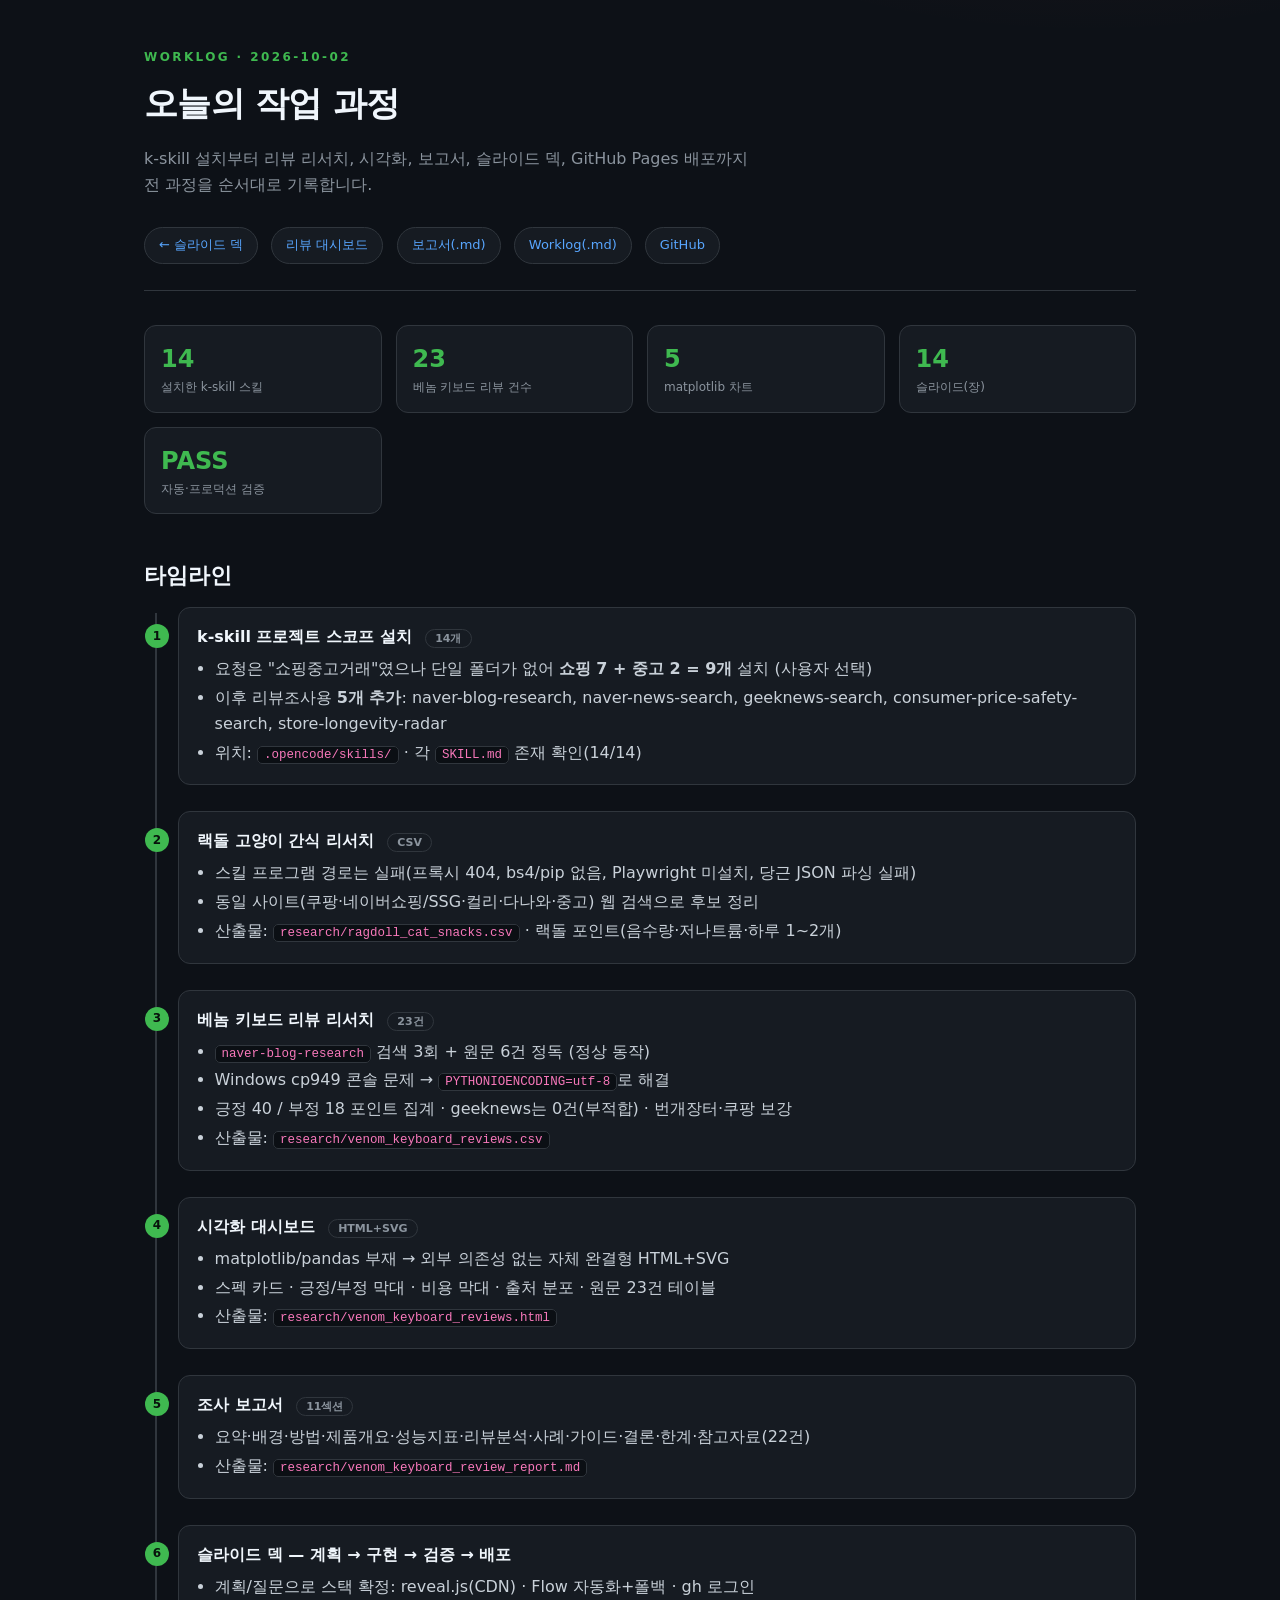
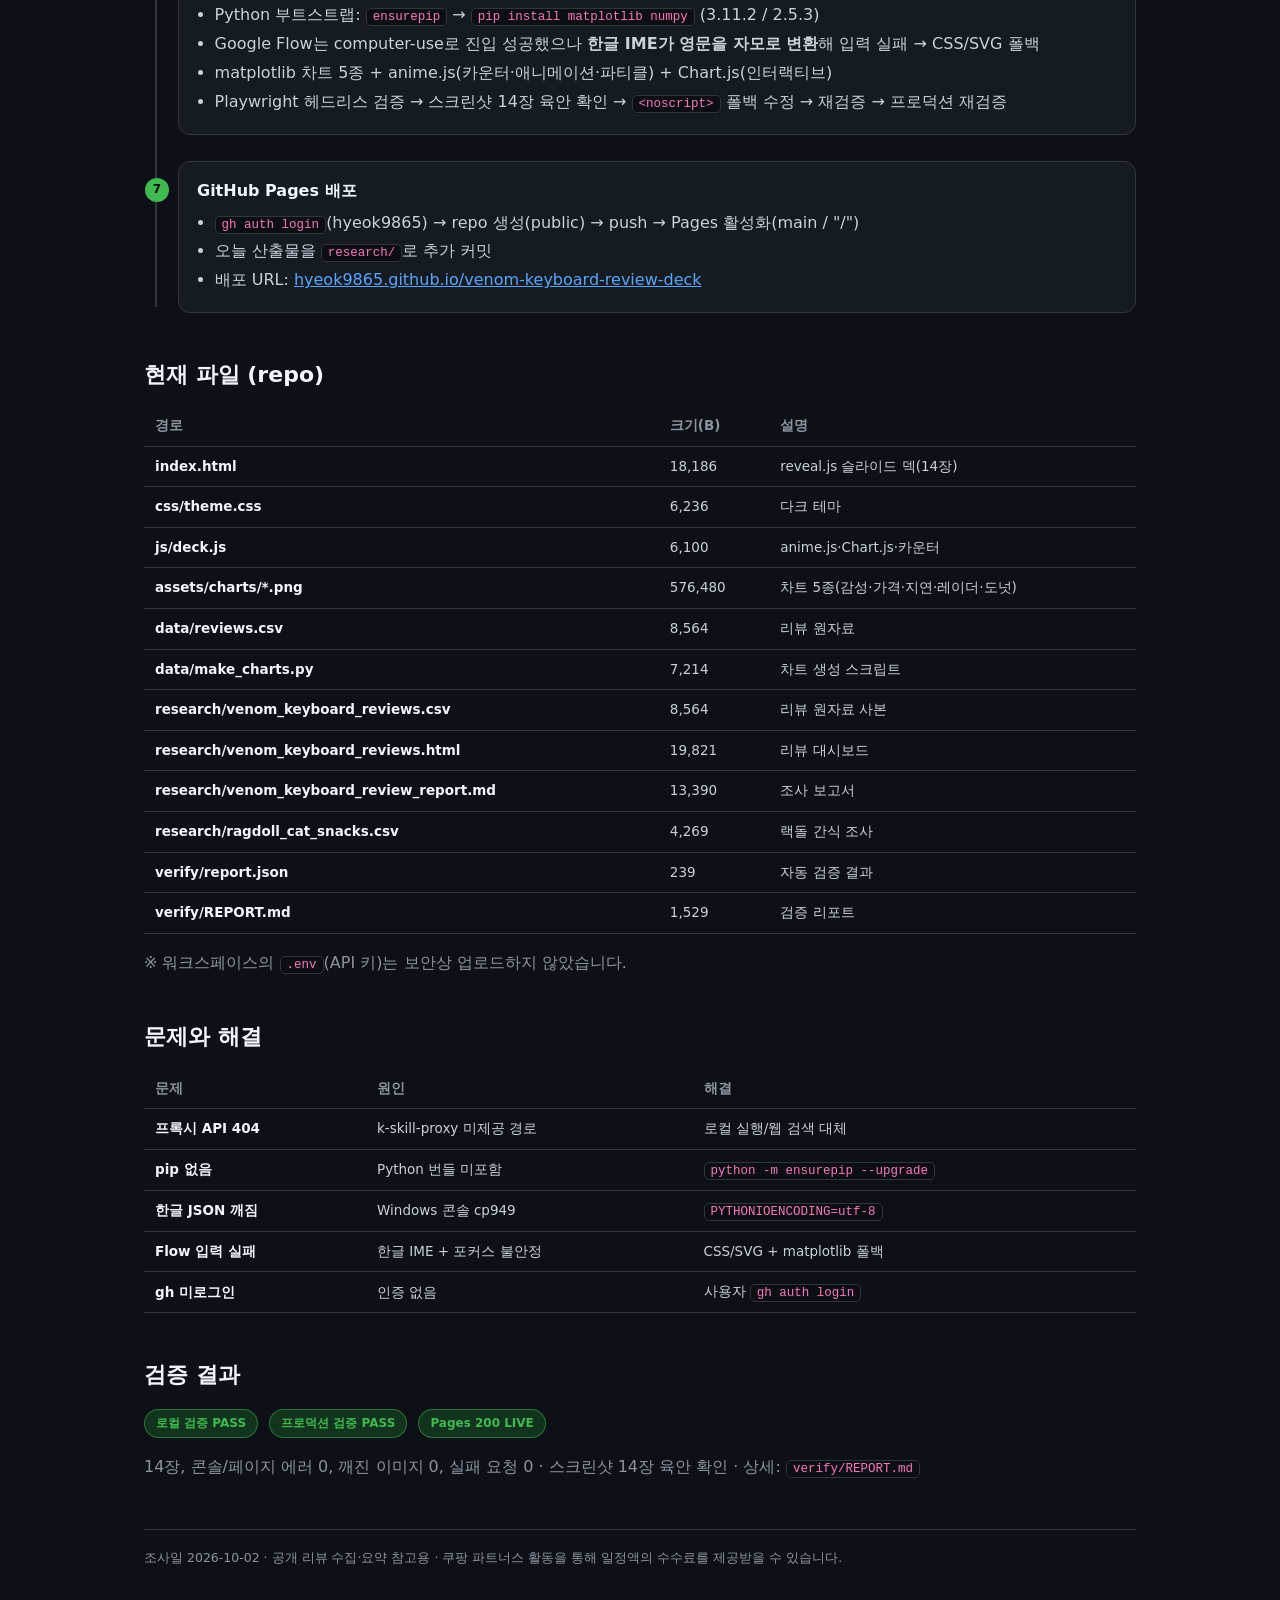
<file: process.html>
<!DOCTYPE html>
<html lang="ko">
<head>
<meta charset="utf-8">
<meta name="viewport" content="width=device-width, initial-scale=1">
<title>작업 과정 (Worklog) — 2026-10-02</title>
<style>
  :root{
    --bg:#0d1117; --panel:#161b22; --border:#30363d; --fg:#c9d1d9;
    --strong:#f0f6fc; --muted:#8b949e; --green:#3fb950; --red:#f85149;
    --blue:#58a6ff; --purple:#bc8cff; --yellow:#d29922; --pink:#f778ba;
  }
  *{box-sizing:border-box}
  body{margin:0;background:radial-gradient(1000px 600px at 85% -10%,rgba(248,81,73,.12),transparent 60%),
       radial-gradient(900px 560px at 5% 110%,rgba(63,185,80,.12),transparent 60%),var(--bg);
       color:var(--fg);font-family:'Pretendard','Malgun Gothic','Segoe UI',system-ui,sans-serif;line-height:1.6}
  .wrap{max-width:1040px;margin:0 auto;padding:48px 24px 90px}
  header{border-bottom:1px solid var(--border);padding-bottom:26px;margin-bottom:34px}
  .eyebrow{color:var(--green);font-weight:700;letter-spacing:.2em;font-size:12px;text-transform:uppercase}
  h1{margin:.25em 0 .2em;font-size:34px;color:var(--strong);letter-spacing:-.02em}
  .lead{color:var(--muted);max-width:60ch}
  .links a{display:inline-block;margin:14px 8px 0 0;padding:7px 14px;border:1px solid var(--border);
       border-radius:999px;color:var(--blue);text-decoration:none;font-size:13px;background:var(--panel)}
  .links a:hover{border-color:var(--blue)}
  h2{margin:44px 0 14px;font-size:22px;color:var(--strong)}
  h3{margin:22px 0 8px;font-size:16px;color:var(--strong)}
  .timeline{position:relative;margin:8px 0 0;padding-left:34px}
  .timeline::before{content:"";position:absolute;left:11px;top:6px;bottom:6px;width:2px;background:var(--border)}
  .step{position:relative;margin-bottom:26px;background:var(--panel);border:1px solid var(--border);
       border-radius:12px;padding:16px 18px}
  .step::before{content:counter(step);counter-increment:step;position:absolute;left:-34px;top:16px;
       width:24px;height:24px;border-radius:50%;background:var(--green);color:#08130c;
       font-weight:800;font-size:12px;display:flex;align-items:center;justify-content:center}
  .timeline{counter-reset:step}
  .step h3{margin:0 0 6px}
  .step .tag{font-size:11px;color:var(--muted);border:1px solid var(--border);border-radius:999px;padding:2px 9px;margin-left:8px}
  ul{margin:.4em 0 .2em;padding-left:1.1em}
  li{margin:.2em 0}
  code{background:#0b0f14;border:1px solid var(--border);border-radius:5px;padding:1px 6px;font-size:12.5px;color:var(--pink)}
  table{width:100%;border-collapse:collapse;margin:12px 0;font-size:13.5px}
  th,td{padding:9px 11px;border-bottom:1px solid var(--border);text-align:left}
  th{color:var(--muted);font-weight:700}
  td:first-child{color:var(--strong);font-weight:600}
  .grid{display:grid;grid-template-columns:repeat(auto-fit,minmax(220px,1fr));gap:14px;margin:12px 0}
  .card{background:var(--panel);border:1px solid var(--border);border-radius:12px;padding:14px 16px}
  .card .big{font-size:24px;font-weight:800;color:var(--green)}
  .card .sub{color:var(--muted);font-size:12px}
  .badge{display:inline-block;padding:4px 11px;border-radius:999px;font-size:12px;font-weight:700;margin-right:6px}
  .ok{background:#12331d;color:var(--green);border:1px solid rgba(63,185,80,.5)}
  .warn{background:#3a1a1a;color:var(--red);border:1px solid rgba(248,81,73,.5)}
  .muted{color:var(--muted)}
  footer{margin-top:50px;border-top:1px solid var(--border);padding-top:18px;color:var(--muted);font-size:12.5px}
  a{color:var(--blue)}
</style>
</head>
<body>
<div class="wrap">
  <header>
    <div class="eyebrow">Worklog · 2026-10-02</div>
    <h1>오늘의 작업 과정</h1>
    <p class="lead">k-skill 설치부터 리뷰 리서치, 시각화, 보고서, 슬라이드 덱, GitHub Pages 배포까지 전 과정을 순서대로 기록합니다.</p>
    <div class="links">
      <a href="index.html">← 슬라이드 덱</a>
      <a href="research/venom_keyboard_reviews.html">리뷰 대시보드</a>
      <a href="research/venom_keyboard_review_report.md">보고서(.md)</a>
      <a href="WORKLOG.md">Worklog(.md)</a>
      <a href="https://github.com/hyeok9865/venom-keyboard-review-deck">GitHub</a>
    </div>
  </header>

  <div class="grid">
    <div class="card"><div class="big">14</div><div class="sub">설치한 k-skill 스킬</div></div>
    <div class="card"><div class="big">23</div><div class="sub">베놈 키보드 리뷰 건수</div></div>
    <div class="card"><div class="big">5</div><div class="sub">matplotlib 차트</div></div>
    <div class="card"><div class="big">14</div><div class="sub">슬라이드(장)</div></div>
    <div class="card"><div class="big">PASS</div><div class="sub">자동·프로덕션 검증</div></div>
  </div>

  <h2>타임라인</h2>
  <div class="timeline">

    <div class="step">
      <h3>k-skill 프로젝트 스코프 설치 <span class="tag">14개</span></h3>
      <ul>
        <li>요청은 "쇼핑중고거래"였으나 단일 폴더가 없어 <b>쇼핑 7 + 중고 2 = 9개</b> 설치 (사용자 선택)</li>
        <li>이후 리뷰조사용 <b>5개 추가</b>: naver-blog-research, naver-news-search, geeknews-search, consumer-price-safety-search, store-longevity-radar</li>
        <li>위치: <code>.opencode/skills/</code> · 각 <code>SKILL.md</code> 존재 확인(14/14)</li>
      </ul>
    </div>

    <div class="step">
      <h3>랙돌 고양이 간식 리서치 <span class="tag">CSV</span></h3>
      <ul>
        <li>스킬 프로그램 경로는 실패(프록시 404, bs4/pip 없음, Playwright 미설치, 당근 JSON 파싱 실패)</li>
        <li>동일 사이트(쿠팡·네이버쇼핑/SSG·컬리·다나와·중고) 웹 검색으로 후보 정리</li>
        <li>산출물: <code>research/ragdoll_cat_snacks.csv</code> · 랙돌 포인트(음수량·저나트륨·하루 1~2개)</li>
      </ul>
    </div>

    <div class="step">
      <h3>베놈 키보드 리뷰 리서치 <span class="tag">23건</span></h3>
      <ul>
        <li><code>naver-blog-research</code> 검색 3회 + 원문 6건 정독 (정상 동작)</li>
        <li>Windows cp949 콘솔 문제 → <code>PYTHONIOENCODING=utf-8</code>로 해결</li>
        <li>긍정 40 / 부정 18 포인트 집계 · geeknews는 0건(부적합) · 번개장터·쿠팡 보강</li>
        <li>산출물: <code>research/venom_keyboard_reviews.csv</code></li>
      </ul>
    </div>

    <div class="step">
      <h3>시각화 대시보드 <span class="tag">HTML+SVG</span></h3>
      <ul>
        <li>matplotlib/pandas 부재 → 외부 의존성 없는 자체 완결형 HTML+SVG</li>
        <li>스펙 카드 · 긍정/부정 막대 · 비용 막대 · 출처 분포 · 원문 23건 테이블</li>
        <li>산출물: <code>research/venom_keyboard_reviews.html</code></li>
      </ul>
    </div>

    <div class="step">
      <h3>조사 보고서 <span class="tag">11섹션</span></h3>
      <ul>
        <li>요약·배경·방법·제품개요·성능지표·리뷰분석·사례·가이드·결론·한계·참고자료(22건)</li>
        <li>산출물: <code>research/venom_keyboard_review_report.md</code></li>
      </ul>
    </div>

    <div class="step">
      <h3>슬라이드 덱 — 계획 → 구현 → 검증 → 배포</h3>
      <ul>
        <li>계획/질문으로 스택 확정: reveal.js(CDN) · Flow 자동화+폴백 · gh 로그인</li>
        <li>Python 부트스트랩: <code>ensurepip</code> → <code>pip install matplotlib numpy</code> (3.11.2 / 2.5.3)</li>
        <li>Google Flow는 computer-use로 진입 성공했으나 <b>한글 IME가 영문을 자모로 변환</b>해 입력 실패 → CSS/SVG 폴백</li>
        <li>matplotlib 차트 5종 + anime.js(카운터·애니메이션·파티클) + Chart.js(인터랙티브)</li>
        <li>Playwright 헤드리스 검증 → 스크린샷 14장 육안 확인 → <code>&lt;noscript&gt;</code> 폴백 수정 → 재검증 → 프로덕션 재검증</li>
      </ul>
    </div>

    <div class="step">
      <h3>GitHub Pages 배포</h3>
      <ul>
        <li><code>gh auth login</code>(hyeok9865) → repo 생성(public) → push → Pages 활성화(main / "/")</li>
        <li>오늘 산출물을 <code>research/</code>로 추가 커밋</li>
        <li>배포 URL: <a href="https://hyeok9865.github.io/venom-keyboard-review-deck/">hyeok9865.github.io/venom-keyboard-review-deck</a></li>
      </ul>
    </div>

  </div>

  <h2>현재 파일 (repo)</h2>
  <table>
    <thead><tr><th>경로</th><th>크기(B)</th><th>설명</th></tr></thead>
    <tbody>
      <tr><td>index.html</td><td>18,186</td><td>reveal.js 슬라이드 덱(14장)</td></tr>
      <tr><td>css/theme.css</td><td>6,236</td><td>다크 테마</td></tr>
      <tr><td>js/deck.js</td><td>6,100</td><td>anime.js·Chart.js·카운터</td></tr>
      <tr><td>assets/charts/*.png</td><td>576,480</td><td>차트 5종(감성·가격·지연·레이더·도넛)</td></tr>
      <tr><td>data/reviews.csv</td><td>8,564</td><td>리뷰 원자료</td></tr>
      <tr><td>data/make_charts.py</td><td>7,214</td><td>차트 생성 스크립트</td></tr>
      <tr><td>research/venom_keyboard_reviews.csv</td><td>8,564</td><td>리뷰 원자료 사본</td></tr>
      <tr><td>research/venom_keyboard_reviews.html</td><td>19,821</td><td>리뷰 대시보드</td></tr>
      <tr><td>research/venom_keyboard_review_report.md</td><td>13,390</td><td>조사 보고서</td></tr>
      <tr><td>research/ragdoll_cat_snacks.csv</td><td>4,269</td><td>랙돌 간식 조사</td></tr>
      <tr><td>verify/report.json</td><td>239</td><td>자동 검증 결과</td></tr>
      <tr><td>verify/REPORT.md</td><td>1,529</td><td>검증 리포트</td></tr>
    </tbody>
  </table>
  <p class="muted">※ 워크스페이스의 <code>.env</code>(API 키)는 보안상 업로드하지 않았습니다.</p>

  <h2>문제와 해결</h2>
  <table>
    <thead><tr><th>문제</th><th>원인</th><th>해결</th></tr></thead>
    <tbody>
      <tr><td>프록시 API 404</td><td>k-skill-proxy 미제공 경로</td><td>로컬 실행/웹 검색 대체</td></tr>
      <tr><td>pip 없음</td><td>Python 번들 미포함</td><td><code>python -m ensurepip --upgrade</code></td></tr>
      <tr><td>한글 JSON 깨짐</td><td>Windows 콘솔 cp949</td><td><code>PYTHONIOENCODING=utf-8</code></td></tr>
      <tr><td>Flow 입력 실패</td><td>한글 IME + 포커스 불안정</td><td>CSS/SVG + matplotlib 폴백</td></tr>
      <tr><td>gh 미로그인</td><td>인증 없음</td><td>사용자 <code>gh auth login</code></td></tr>
    </tbody>
  </table>

  <h2>검증 결과</h2>
  <p>
    <span class="badge ok">로컬 검증 PASS</span>
    <span class="badge ok">프로덕션 검증 PASS</span>
    <span class="badge ok">Pages 200 LIVE</span>
  </p>
  <p class="muted">14장, 콘솔/페이지 에러 0, 깨진 이미지 0, 실패 요청 0 · 스크린샷 14장 육안 확인 · 상세: <code>verify/REPORT.md</code></p>

  <footer>
    조사일 2026-10-02 · 공개 리뷰 수집·요약 참고용 · 쿠팡 파트너스 활동을 통해 일정액의 수수료를 제공받을 수 있습니다.
  </footer>
</div>
</body>
</html>
</file>
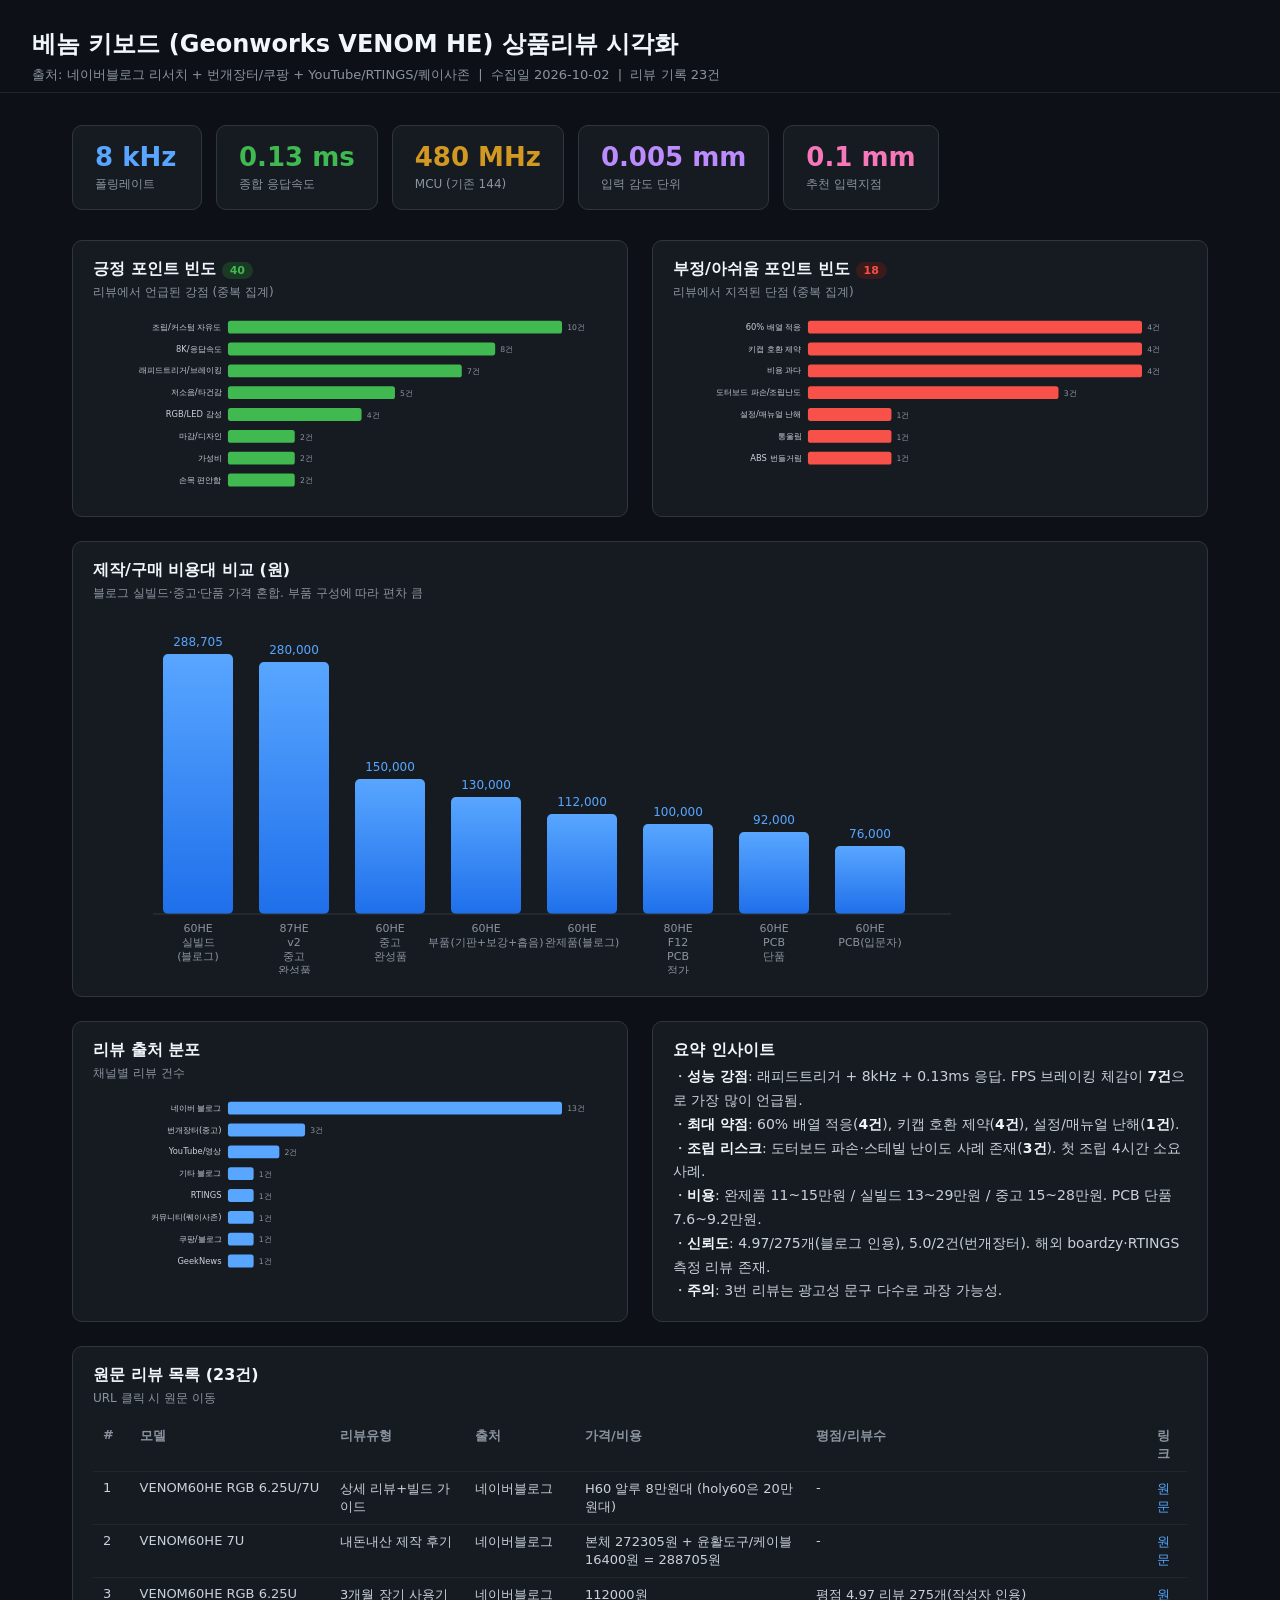
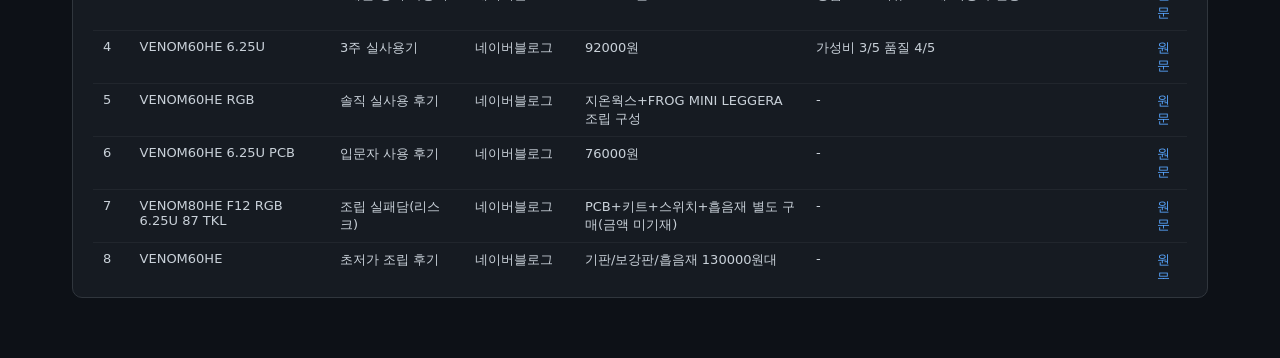
<file: research/venom_keyboard_reviews.html>
<!DOCTYPE html>
<html lang="ko">
<head>
<meta charset="utf-8">
<meta name="viewport" content="width=device-width, initial-scale=1">
<title>베놈 키보드 상품리뷰 시각화</title>
<style>
  * { box-sizing: border-box; }
  body { margin:0; background:#0d1117; color:#c9d1d9; font-family:'Segoe UI','Malgun Gothic',system-ui,sans-serif; }
  header { padding:28px 32px 8px; border-bottom:1px solid #21262d; }
  h1 { margin:0 0 6px; font-size:24px; color:#f0f6fc; }
  .meta { color:#8b949e; font-size:13px; }
  .wrap { padding:24px 32px 60px; max-width:1200px; margin:0 auto; }
  .cards { display:flex; gap:14px; flex-wrap:wrap; margin:8px 0 30px; }
  .card { background:#161b22; border:1px solid #30363d; border-radius:10px; padding:16px 22px; min-width:130px; }
  .big { font-size:26px; font-weight:700; }
  .sub { color:#8b949e; font-size:12px; margin-top:4px; }
  .grid { display:grid; grid-template-columns:1fr 1fr; gap:24px; }
  @media (max-width:900px) { .grid { grid-template-columns:1fr; } }
  .panel { background:#161b22; border:1px solid #30363d; border-radius:10px; padding:18px 20px; }
  .panel h2 { margin:0 0 4px; font-size:16px; color:#f0f6fc; }
  .panel .hint { color:#8b949e; font-size:12px; margin-bottom:12px; }
  .full { grid-column:1 / -1; }
  .legend { font-size:12px; color:#8b949e; margin-top:6px; }
  table { width:100%; border-collapse:collapse; font-size:13px; }
  th, td { padding:8px 10px; border-bottom:1px solid #21262d; text-align:left; vertical-align:top; }
  th { color:#8b949e; font-weight:600; position:sticky; top:0; background:#161b22; }
  a { color:#58a6ff; text-decoration:none; }
  a:hover { text-decoration:underline; }
  .scroll { max-height:460px; overflow:auto; }
  .tag { display:inline-block; padding:2px 8px; border-radius:10px; font-size:11px; }
  .g { background:#1a3a24; color:#3fb950; }
  .r { background:#3a1a1a; color:#f85149; }
  .summary { line-height:1.7; font-size:14px; }
  .summary b { color:#f0f6fc; }
</style>
</head>
<body>
<header>
  <h1>베놈 키보드 (Geonworks VENOM HE) 상품리뷰 시각화</h1>
  <div class="meta">출처: 네이버블로그 리서치 + 번개장터/쿠팡 + YouTube/RTINGS/퀘이사존 &nbsp;|&nbsp; 수집일 2026-10-02 &nbsp;|&nbsp; 리뷰 기록 23건</div>
</header>
<div class="wrap">
  <div class="cards"><div class="card"><div class="big" style="color:#58a6ff">8 kHz</div><div class="sub">폴링레이트</div></div>
<div class="card"><div class="big" style="color:#3fb950">0.13 ms</div><div class="sub">종합 응답속도</div></div>
<div class="card"><div class="big" style="color:#d29922">480 MHz</div><div class="sub">MCU (기존 144)</div></div>
<div class="card"><div class="big" style="color:#bc8cff">0.005 mm</div><div class="sub">입력 감도 단위</div></div>
<div class="card"><div class="big" style="color:#f778ba">0.1 mm</div><div class="sub">추천 입력지점</div></div></div>

  <div class="grid">
    <div class="panel">
      <h2>긍정 포인트 빈도 <span class="tag g">40</span></h2>
      <div class="hint">리뷰에서 언급된 강점 (중복 집계)</div>
      <svg viewBox="0 0 800 282" width="100%" style="max-width:800px">
<text x="200" y="26" text-anchor="end" font-size="13" fill="#c9d1d9">조립/커스텀 자유도</text>
<rect x="210" y="12" width="520" height="20" rx="4" fill="#3fb950"/>
<text x="738" y="27" font-size="12" fill="#8b949e">10건</text>
<text x="200" y="60" text-anchor="end" font-size="13" fill="#c9d1d9">8K/응답속도</text>
<rect x="210" y="46" width="416" height="20" rx="4" fill="#3fb950"/>
<text x="634" y="61" font-size="12" fill="#8b949e">8건</text>
<text x="200" y="94" text-anchor="end" font-size="13" fill="#c9d1d9">래피드트리거/브레이킹</text>
<rect x="210" y="80" width="364" height="20" rx="4" fill="#3fb950"/>
<text x="582" y="95" font-size="12" fill="#8b949e">7건</text>
<text x="200" y="128" text-anchor="end" font-size="13" fill="#c9d1d9">저소음/타건감</text>
<rect x="210" y="114" width="260" height="20" rx="4" fill="#3fb950"/>
<text x="478" y="129" font-size="12" fill="#8b949e">5건</text>
<text x="200" y="162" text-anchor="end" font-size="13" fill="#c9d1d9">RGB/LED 감성</text>
<rect x="210" y="148" width="208" height="20" rx="4" fill="#3fb950"/>
<text x="426" y="163" font-size="12" fill="#8b949e">4건</text>
<text x="200" y="196" text-anchor="end" font-size="13" fill="#c9d1d9">마감/디자인</text>
<rect x="210" y="182" width="104" height="20" rx="4" fill="#3fb950"/>
<text x="322" y="197" font-size="12" fill="#8b949e">2건</text>
<text x="200" y="230" text-anchor="end" font-size="13" fill="#c9d1d9">가성비</text>
<rect x="210" y="216" width="104" height="20" rx="4" fill="#3fb950"/>
<text x="322" y="231" font-size="12" fill="#8b949e">2건</text>
<text x="200" y="264" text-anchor="end" font-size="13" fill="#c9d1d9">손목 편안함</text>
<rect x="210" y="250" width="104" height="20" rx="4" fill="#3fb950"/>
<text x="322" y="265" font-size="12" fill="#8b949e">2건</text>
</svg>
    </div>
    <div class="panel">
      <h2>부정/아쉬움 포인트 빈도 <span class="tag r">18</span></h2>
      <div class="hint">리뷰에서 지적된 단점 (중복 집계)</div>
      <svg viewBox="0 0 800 248" width="100%" style="max-width:800px">
<text x="200" y="26" text-anchor="end" font-size="13" fill="#c9d1d9">60% 배열 적응</text>
<rect x="210" y="12" width="520" height="20" rx="4" fill="#f85149"/>
<text x="738" y="27" font-size="12" fill="#8b949e">4건</text>
<text x="200" y="60" text-anchor="end" font-size="13" fill="#c9d1d9">키캡 호환 제약</text>
<rect x="210" y="46" width="520" height="20" rx="4" fill="#f85149"/>
<text x="738" y="61" font-size="12" fill="#8b949e">4건</text>
<text x="200" y="94" text-anchor="end" font-size="13" fill="#c9d1d9">비용 과다</text>
<rect x="210" y="80" width="520" height="20" rx="4" fill="#f85149"/>
<text x="738" y="95" font-size="12" fill="#8b949e">4건</text>
<text x="200" y="128" text-anchor="end" font-size="13" fill="#c9d1d9">도터보드 파손/조립난도</text>
<rect x="210" y="114" width="390" height="20" rx="4" fill="#f85149"/>
<text x="608" y="129" font-size="12" fill="#8b949e">3건</text>
<text x="200" y="162" text-anchor="end" font-size="13" fill="#c9d1d9">설정/매뉴얼 난해</text>
<rect x="210" y="148" width="130" height="20" rx="4" fill="#f85149"/>
<text x="348" y="163" font-size="12" fill="#8b949e">1건</text>
<text x="200" y="196" text-anchor="end" font-size="13" fill="#c9d1d9">통울림</text>
<rect x="210" y="182" width="130" height="20" rx="4" fill="#f85149"/>
<text x="348" y="197" font-size="12" fill="#8b949e">1건</text>
<text x="200" y="230" text-anchor="end" font-size="13" fill="#c9d1d9">ABS 번들거림</text>
<rect x="210" y="216" width="130" height="20" rx="4" fill="#f85149"/>
<text x="348" y="231" font-size="12" fill="#8b949e">1건</text>
</svg>
    </div>

    <div class="panel full">
      <h2>제작/구매 비용대 비교 (원)</h2>
      <div class="hint">블로그 실빌드·중고·단품 가격 혼합. 부품 구성에 따라 편차 큼</div>
      <svg viewBox="0 0 878 360" width="100%" style="max-width:878px">
<defs><linearGradient id="cg" x1="0" y1="0" x2="0" y2="1"><stop offset="0%" stop-color="#58a6ff"/><stop offset="100%" stop-color="#1f6feb"/></linearGradient></defs>
<rect x="70" y="40" width="70" height="260" rx="5" fill="url(#cg)"/>
<text x="105.0" y="32" text-anchor="middle" font-size="12" fill="#58a6ff">288,705</text>
<text x="105.0" y="318" text-anchor="middle" font-size="11" fill="#8b949e">60HE</text>
<text x="105.0" y="332" text-anchor="middle" font-size="11" fill="#8b949e">실빌드</text>
<text x="105.0" y="346" text-anchor="middle" font-size="11" fill="#8b949e">(블로그)</text>
<rect x="166" y="48" width="70" height="252" rx="5" fill="url(#cg)"/>
<text x="201.0" y="40" text-anchor="middle" font-size="12" fill="#58a6ff">280,000</text>
<text x="201.0" y="318" text-anchor="middle" font-size="11" fill="#8b949e">87HE</text>
<text x="201.0" y="332" text-anchor="middle" font-size="11" fill="#8b949e">v2</text>
<text x="201.0" y="346" text-anchor="middle" font-size="11" fill="#8b949e">중고</text>
<text x="201.0" y="360" text-anchor="middle" font-size="11" fill="#8b949e">완성품</text>
<rect x="262" y="165" width="70" height="135" rx="5" fill="url(#cg)"/>
<text x="297.0" y="157" text-anchor="middle" font-size="12" fill="#58a6ff">150,000</text>
<text x="297.0" y="318" text-anchor="middle" font-size="11" fill="#8b949e">60HE</text>
<text x="297.0" y="332" text-anchor="middle" font-size="11" fill="#8b949e">중고</text>
<text x="297.0" y="346" text-anchor="middle" font-size="11" fill="#8b949e">완성품</text>
<rect x="358" y="183" width="70" height="117" rx="5" fill="url(#cg)"/>
<text x="393.0" y="175" text-anchor="middle" font-size="12" fill="#58a6ff">130,000</text>
<text x="393.0" y="318" text-anchor="middle" font-size="11" fill="#8b949e">60HE</text>
<text x="393.0" y="332" text-anchor="middle" font-size="11" fill="#8b949e">부품(기판+보강+흡음)</text>
<rect x="454" y="200" width="70" height="100" rx="5" fill="url(#cg)"/>
<text x="489.0" y="192" text-anchor="middle" font-size="12" fill="#58a6ff">112,000</text>
<text x="489.0" y="318" text-anchor="middle" font-size="11" fill="#8b949e">60HE</text>
<text x="489.0" y="332" text-anchor="middle" font-size="11" fill="#8b949e">완제품(블로그)</text>
<rect x="550" y="210" width="70" height="90" rx="5" fill="url(#cg)"/>
<text x="585.0" y="202" text-anchor="middle" font-size="12" fill="#58a6ff">100,000</text>
<text x="585.0" y="318" text-anchor="middle" font-size="11" fill="#8b949e">80HE</text>
<text x="585.0" y="332" text-anchor="middle" font-size="11" fill="#8b949e">F12</text>
<text x="585.0" y="346" text-anchor="middle" font-size="11" fill="#8b949e">PCB</text>
<text x="585.0" y="360" text-anchor="middle" font-size="11" fill="#8b949e">정가</text>
<rect x="646" y="218" width="70" height="82" rx="5" fill="url(#cg)"/>
<text x="681.0" y="210" text-anchor="middle" font-size="12" fill="#58a6ff">92,000</text>
<text x="681.0" y="318" text-anchor="middle" font-size="11" fill="#8b949e">60HE</text>
<text x="681.0" y="332" text-anchor="middle" font-size="11" fill="#8b949e">PCB</text>
<text x="681.0" y="346" text-anchor="middle" font-size="11" fill="#8b949e">단품</text>
<rect x="742" y="232" width="70" height="68" rx="5" fill="url(#cg)"/>
<text x="777.0" y="224" text-anchor="middle" font-size="12" fill="#58a6ff">76,000</text>
<text x="777.0" y="318" text-anchor="middle" font-size="11" fill="#8b949e">60HE</text>
<text x="777.0" y="332" text-anchor="middle" font-size="11" fill="#8b949e">PCB(입문자)</text>
<line x1="60" y1="300" x2="858" y2="300" stroke="#30363d"/>
</svg>
    </div>

    <div class="panel">
      <h2>리뷰 출처 분포</h2>
      <div class="hint">채널별 리뷰 건수</div>
      <svg viewBox="0 0 800 282" width="100%" style="max-width:800px">
<text x="200" y="26" text-anchor="end" font-size="13" fill="#c9d1d9">네이버 블로그</text>
<rect x="210" y="12" width="520" height="20" rx="4" fill="#58a6ff"/>
<text x="738" y="27" font-size="12" fill="#8b949e">13건</text>
<text x="200" y="60" text-anchor="end" font-size="13" fill="#c9d1d9">번개장터(중고)</text>
<rect x="210" y="46" width="120" height="20" rx="4" fill="#58a6ff"/>
<text x="338" y="61" font-size="12" fill="#8b949e">3건</text>
<text x="200" y="94" text-anchor="end" font-size="13" fill="#c9d1d9">YouTube/영상</text>
<rect x="210" y="80" width="80" height="20" rx="4" fill="#58a6ff"/>
<text x="298" y="95" font-size="12" fill="#8b949e">2건</text>
<text x="200" y="128" text-anchor="end" font-size="13" fill="#c9d1d9">기타 블로그</text>
<rect x="210" y="114" width="40" height="20" rx="4" fill="#58a6ff"/>
<text x="258" y="129" font-size="12" fill="#8b949e">1건</text>
<text x="200" y="162" text-anchor="end" font-size="13" fill="#c9d1d9">RTINGS</text>
<rect x="210" y="148" width="40" height="20" rx="4" fill="#58a6ff"/>
<text x="258" y="163" font-size="12" fill="#8b949e">1건</text>
<text x="200" y="196" text-anchor="end" font-size="13" fill="#c9d1d9">커뮤니티(퀘이사존)</text>
<rect x="210" y="182" width="40" height="20" rx="4" fill="#58a6ff"/>
<text x="258" y="197" font-size="12" fill="#8b949e">1건</text>
<text x="200" y="230" text-anchor="end" font-size="13" fill="#c9d1d9">쿠팡/블로그</text>
<rect x="210" y="216" width="40" height="20" rx="4" fill="#58a6ff"/>
<text x="258" y="231" font-size="12" fill="#8b949e">1건</text>
<text x="200" y="264" text-anchor="end" font-size="13" fill="#c9d1d9">GeekNews</text>
<rect x="210" y="250" width="40" height="20" rx="4" fill="#58a6ff"/>
<text x="258" y="265" font-size="12" fill="#8b949e">1건</text>
</svg>
    </div>

    <div class="panel">
      <h2>요약 인사이트</h2>
      <div class="summary">
        ・<b>성능 강점</b>: 래피드트리거 + 8kHz + 0.13ms 응답. FPS 브레이킹 체감이 <b>7건</b>으로 가장 많이 언급됨.<br>
        ・<b>최대 약점</b>: 60% 배열 적응(<b>4건</b>), 키캡 호환 제약(<b>4건</b>), 설정/매뉴얼 난해(<b>1건</b>).<br>
        ・<b>조립 리스크</b>: 도터보드 파손·스테빌 난이도 사례 존재(<b>3건</b>). 첫 조립 4시간 소요 사례.<br>
        ・<b>비용</b>: 완제품 11~15만원 / 실빌드 13~29만원 / 중고 15~28만원. PCB 단품 7.6~9.2만원.<br>
        ・<b>신뢰도</b>: 4.97/275개(블로그 인용), 5.0/2건(번개장터). 해외 boardzy·RTINGS 측정 리뷰 존재.<br>
        ・<b>주의</b>: 3번 리뷰는 광고성 문구 다수로 과장 가능성.
      </div>
    </div>

    <div class="panel full">
      <h2>원문 리뷰 목록 (23건)</h2>
      <div class="hint">URL 클릭 시 원문 이동</div>
      <div class="scroll">
      <table>
        <thead><tr><th>#</th><th>모델</th><th>리뷰유형</th><th>출처</th><th>가격/비용</th><th>평점/리뷰수</th><th>링크</th></tr></thead>
        <tbody>
        <tr><td>1</td><td>VENOM60HE RGB 6.25U/7U</td><td>상세 리뷰+빌드 가이드</td><td>네이버블로그</td><td>H60 알루 8만원대 (holy60은 20만원대)</td><td>-</td><td><a href="https://blog.naver.com/ojinbyeol/224314827993" target="_blank">원문</a></td></tr>
<tr><td>2</td><td>VENOM60HE 7U</td><td>내돈내산 제작 후기</td><td>네이버블로그</td><td>본체 272305원 + 윤활도구/케이블 16400원 = 288705원</td><td>-</td><td><a href="https://blog.naver.com/happygamer7966/224389794056" target="_blank">원문</a></td></tr>
<tr><td>3</td><td>VENOM60HE RGB 6.25U</td><td>3개월 장기 사용기</td><td>네이버블로그</td><td>112000원</td><td>평점 4.97 리뷰 275개(작성자 인용)</td><td><a href="https://blog.naver.com/jrjrjr5562/224409082302" target="_blank">원문</a></td></tr>
<tr><td>4</td><td>VENOM60HE 6.25U</td><td>3주 실사용기</td><td>네이버블로그</td><td>92000원</td><td>가성비 3/5 품질 4/5</td><td><a href="https://blog.naver.com/ballay58/224331901782" target="_blank">원문</a></td></tr>
<tr><td>5</td><td>VENOM60HE RGB</td><td>솔직 실사용 후기</td><td>네이버블로그</td><td>지온웍스+FROG MINI LEGGERA 조립 구성</td><td>-</td><td><a href="https://blog.naver.com/panjulove/224133737679" target="_blank">원문</a></td></tr>
<tr><td>6</td><td>VENOM60HE 6.25U PCB</td><td>입문자 사용 후기</td><td>네이버블로그</td><td>76000원</td><td>-</td><td><a href="https://blog.naver.com/ebrkhgyxwg/224353203991" target="_blank">원문</a></td></tr>
<tr><td>7</td><td>VENOM80HE F12 RGB 6.25U 87 TKL</td><td>조립 실패담(리스크)</td><td>네이버블로그</td><td>PCB+키트+스위치+흡음재 별도 구매(금액 미기재)</td><td>-</td><td><a href="https://blog.naver.com/717582/224347959026" target="_blank">원문</a></td></tr>
<tr><td>8</td><td>VENOM60HE</td><td>초저가 조립 후기</td><td>네이버블로그</td><td>기판/보강판/흡음재 130000원대</td><td>-</td><td><a href="https://blog.naver.com/legend1024/224333000354" target="_blank">원문</a></td></tr>
<tr><td>9</td><td>VENOM60HE 7U</td><td>스위치 교체 조립기</td><td>네이버블로그</td><td>-</td><td>https://blog.naver.com/tomeno00/224309364983</td><td><a href="2026-10-02" target="_blank">원문</a></td></tr>
<tr><td>10</td><td>VENOM60HE</td><td>주문제작 후기</td><td>네이버블로그</td><td>공방 주문제작(부품별 상이)</td><td>-</td><td><a href="https://blog.naver.com/yonghoonplz/224322565639" target="_blank">원문</a></td></tr>
<tr><td>11</td><td>VENOM60HE</td><td>올블랙 주문제작 후기</td><td>네이버블로그</td><td>주문제작 견적 상담제</td><td>-</td><td><a href="https://blog.naver.com/yonghoonplz/224261035804" target="_blank">원문</a></td></tr>
<tr><td>12</td><td>VENOM60HE/80HE</td><td>커스텀 공방 후기</td><td>번개장터</td><td>150000원</td><td>거래후기 긍정</td><td><a href="https://m.bunjang.co.kr/products/423927453" target="_blank">원문</a></td></tr>
<tr><td>13</td><td>VENOM60HE RGB V2 6.25U</td><td>중고 판매+사용평</td><td>번개장터 글로벌</td><td>USD 152.35</td><td>평점 5.0 리뷰 2 판매 2</td><td><a href="https://globalbunjang.com/product/421151709" target="_blank">원문</a></td></tr>
<tr><td>14</td><td>VENOM87HE v2 RGB</td><td>중고 실사용</td><td>번개장터</td><td>280000원</td><td>거래후기 긍정</td><td><a href="https://m.bunjang.co.kr/products/425531647" target="_blank">원문</a></td></tr>
<tr><td>15</td><td>VENOM60HE</td><td>동영상 리뷰(해외)</td><td>YouTube boardzy</td><td>PCB 65달러(약 9만원)</td><td>조회 45.7K 좋아요 941</td><td><a href="https://www.youtube.com/watch?v=-t5EM2-_JEg" target="_blank">원문</a></td></tr>
<tr><td>16</td><td>VENOM60HE</td><td>프로게이머 리뷰</td><td>YouTube/보텍스</td><td>-</td><td>-</td><td><a href="https://vortexgaming.io/postdetail/491968" target="_blank">원문</a></td></tr>
<tr><td>17</td><td>VENOM60HE vs 블랙위도우V4</td><td>지연시간 비교 리뷰</td><td>네이버블로그</td><td>-</td><td>-</td><td><a href="https://mudidi.tistory.com/3166" target="_blank">원문</a></td></tr>
<tr><td>18</td><td>VENOM60/80HE</td><td>조립 후기 2편</td><td>블로그</td><td>TigerLite F12+기판+스위치+키캡</td><td>-</td><td><a href="https://blog.beginms.com/726/" target="_blank">원문</a></td></tr>
<tr><td>19</td><td>VENOM60HE</td><td>해외 종합 리뷰</td><td>RTINGS</td><td>-</td><td>-</td><td><a href="https://www.rtings.com/keyboard/reviews/geonworks/venom-60-he" target="_blank">원문</a></td></tr>
<tr><td>20</td><td>VENOM60HE</td><td>커스텀 빌드 종합</td><td>퀘이사존</td><td>LED스트립+컨트롤러 약 11달러</td><td>-</td><td><a href="https://quasarzone.com/bbs/qf_input/views/393750" target="_blank">원문</a></td></tr>
<tr><td>21</td><td>VENOM80HE F12 PCB</td><td>양산형 리뷰</td><td>쿠팡/블로그</td><td>100000원 정가 표기</td><td>평점 0.0</td><td><a href="https://thaian.tistory.com/95" target="_blank">원문</a></td></tr>
<tr><td>22</td><td>VENOM60HE</td><td>검색 트렌드 요약</td><td>네이버블로그</td><td>제작비 20~30만원이 다수</td><td>-</td><td><a href="https://search.naver.com/search.naver" target="_blank">원문</a></td></tr>
<tr><td>23</td><td>VENOM 시리즈</td><td>긱뉴스(GeekNews) 검색</td><td>GeekNews</td><td>-</td><td>-</td><td><a href="https://news.hada.io" target="_blank">원문</a></td></tr>
        </tbody>
      </table>
      </div>
    </div>
  </div>
</div>
</body>
</html>
</file>
